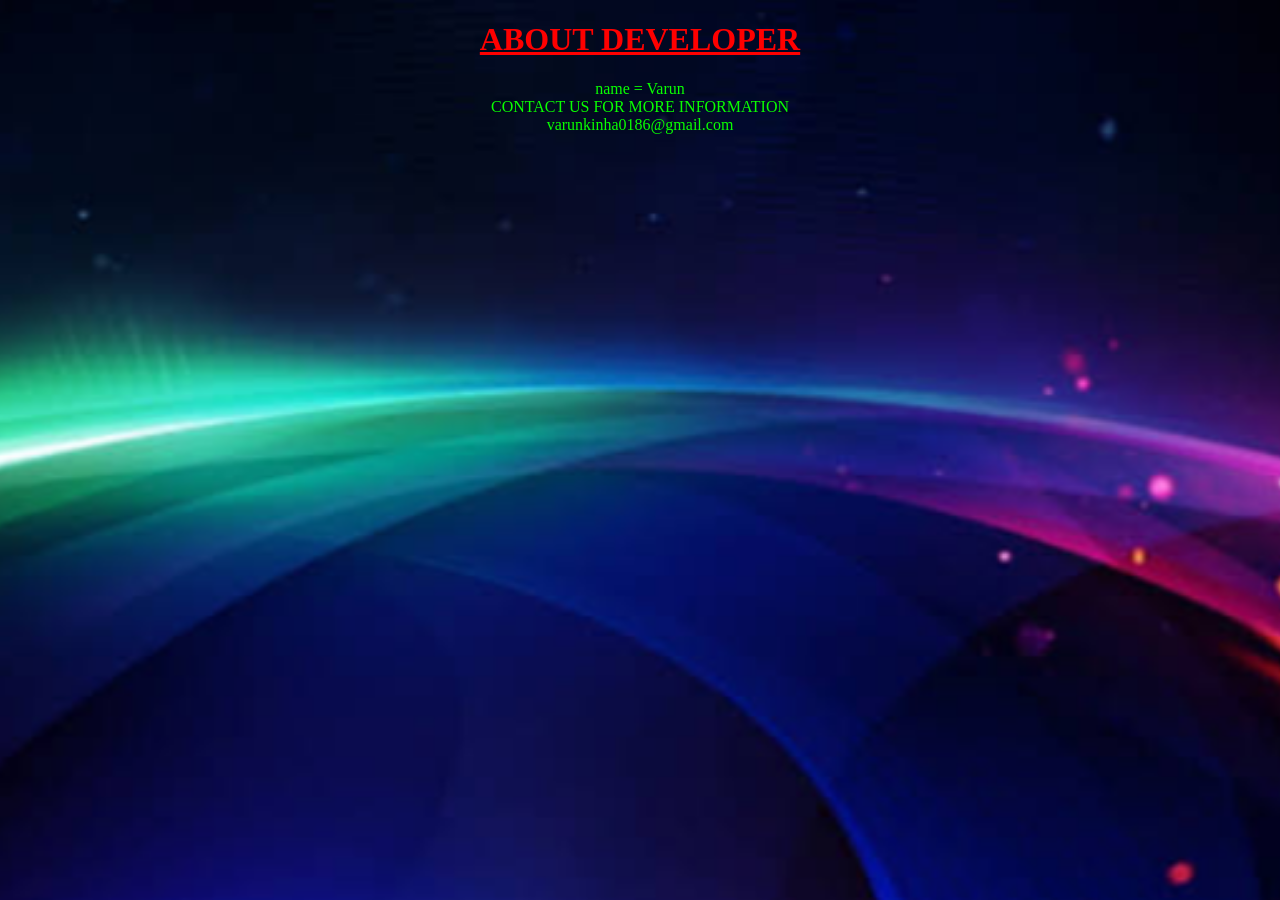
<file: tools run/about developer.html>
<!DOCTYPE html>
<html lang="en">
<head>
    <meta charset="UTF-8">
    <meta name="viewport" content="width=device-width, initial-scale=1.0">
    <title>about developer</title>
<style>
    body {
            background-image: url('bg for about.png'); 
            
            background-repeat: no-repeat; 
            
            background-size: cover; 
            
            background-position: center; 
            
            background-attachment: fixed; 
        }
</style>
    
</head>
<body style="color: rgb(9, 255, 0); text-align: center;">
    <u style="color:rgb(255, 0, 0)"><h1>ABOUT DEVELOPER</h1></u>

<h>name = Varun</h>
<br>
<H>CONTACT US FOR MORE INFORMATION</H>
<br>
<H>varunkinha0186@gmail.com</H>
    
</body>
</html>
</file>
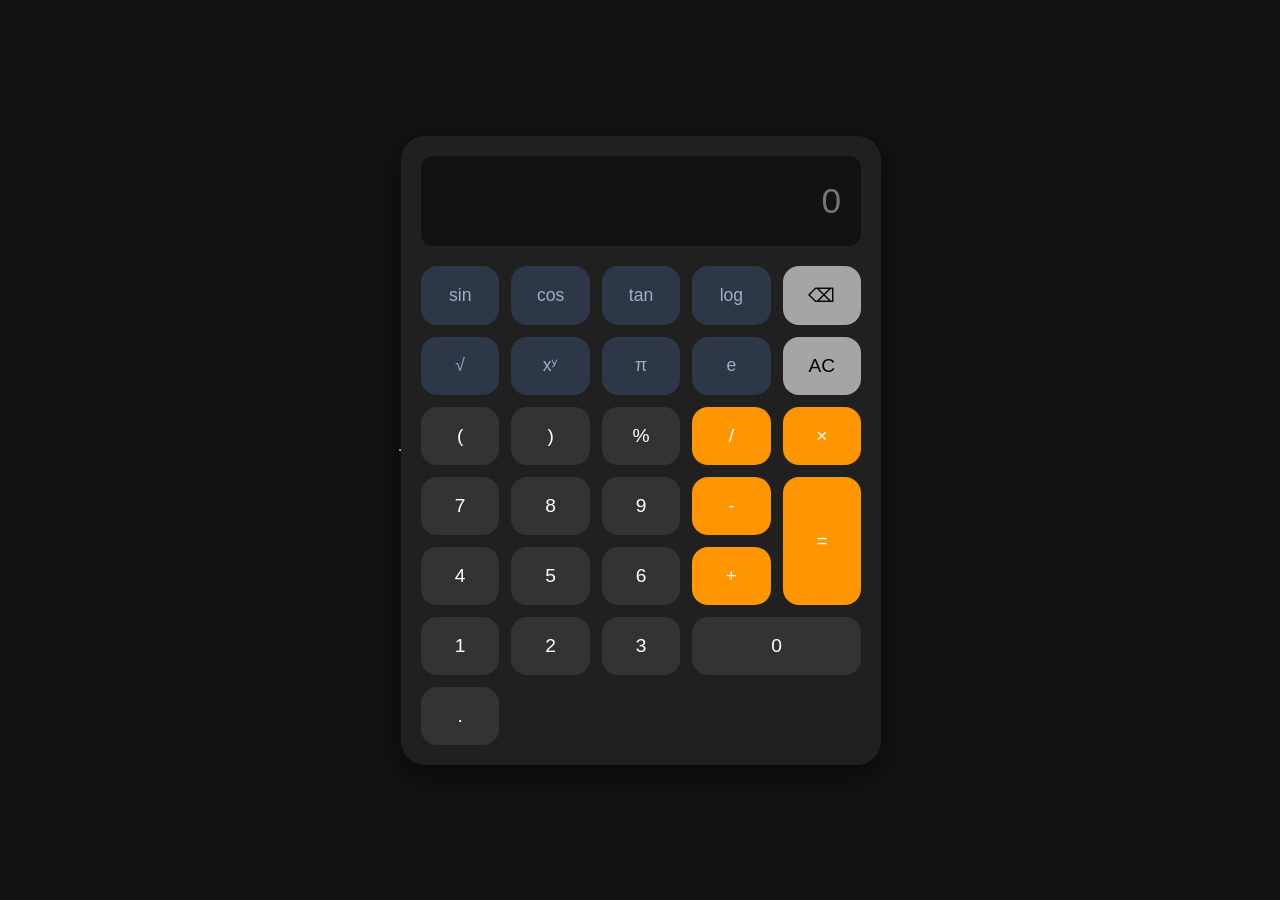
<file: tools run/calculator.html>
<!DOCTYPE html>
<html lang="en">
<head>
    <meta charset="UTF-8">
    <meta name="viewport" content="width=device-width, initial-scale=1.0">
    <title>Scientific Calculator</title>
    <style>
        * {
            box-sizing: border-box;
            margin: 0;
            padding: 0;
            font-family: 'Segoe UI', Tahoma, Geneva, Verdana, sans-serif;
        }
        body {
            display: flex;
            justify-content: center;
            align-items: center;
            min-height: 100vh;
            background-color: #121212;
            padding: 10px;
        }
        .calculator {
            width: 100%;
            max-width: 480px;
            background-color: #202020;
            border-radius: 24px;
            padding: 20px;
            box-shadow: 0px 10px 30px rgba(0,0,0,0.5);
        }
        #display {
            width: 100%;
            height: 90px;
            background-color: #121212;
            color: #ffffff;
            font-size: 2.2rem;
            text-align: right;
            border: none;
            border-radius: 12px;
            padding: 10px 20px;
            margin-bottom: 20px;
            outline: none;
        }
        .buttons {
            display: grid;
            grid-template-columns: repeat(5, 1fr);
            gap: 12px;
        }
        button {
            padding: 18px 5px;
            font-size: 1.2rem;
            border: none;
            border-radius: 16px;
            cursor: pointer;
            background-color: #333333;
            color: #ffffff;
            transition: background-color 0.15s;
            -webkit-tap-highlight-color: transparent;
        }
        button:active {
            background-color: #555555;
        }
        button.sci {
            background-color: #2d3748;
            color: #a0aec0;
            font-size: 1.1rem;
        }
        button.sci:active {
            background-color: #4a5568;
        }
        button.operator {
            background-color: #ff9500;
            color: #ffffff;
        }
        button.operator:active {
            background-color: #e08500;
        }
        button.clear {
            background-color: #a5a5a5;
            color: #000000;
        }
        button.clear:active {
            background-color: #8e8e8e;
        }
    </style>
</head>
<hr>
<body>
<div class="calculator">
    <input type="text" id="display" readonly placeholder="0">
    <div class="buttons">
        <!-- Row 1 -->
        <button class="sci" onclick="scientific('sin')">sin</button>
        <button class="sci" onclick="scientific('cos')">cos</button>
        <button class="sci" onclick="scientific('tan')">tan</button>
        <button class="sci" onclick="scientific('log')">log</button>
        <button class="clear" onclick="backspace()">⌫</button>

        <!-- Row 2 -->
        <button class="sci" onclick="scientific('sqrt')">√</button>
        <button class="sci" onclick="appendValue('**')">xʸ</button>
        <button class="sci" onclick="scientific('pi')">π</button>
        <button class="sci" onclick="scientific('e')">e</button>
        <button class="clear" onclick="clearDisplay()">AC</button>
        
        <!-- Row 3 -->
        <button onclick="appendValue('(')">(</button>
        <button onclick="appendValue(')')">)</button>
        <button onclick="appendValue('%')">%</button>
        <button class="operator" onclick="appendValue('/')">/</button>
        <button class="operator" onclick="appendValue('*')">×</button>
        
        <!-- Row 4 -->
        <button onclick="appendValue('7')">7</button>
        <button onclick="appendValue('8')">8</button>
        <button onclick="appendValue('9')">9</button>
        <button class="operator" onclick="appendValue('-')">-</button>
        <button class="operator" style="grid-row: span 2; height: 100%;" onclick="calculate()">=</button>
        
        <!-- Row 5 -->
        <button onclick="appendValue('4')">4</button>
        <button onclick="appendValue('5')">5</button>
        <button onclick="appendValue('6')">6</button>
        <button class="operator" onclick="appendValue('+')">+</button>
        
        <!-- Row 6 -->
        <button onclick="appendValue('1')">1</button>
        <button onclick="appendValue('2')">2</button>
        <button onclick="appendValue('3')">3</button>
        <button onclick="appendValue('0')" style="grid-column: span 2;">0</button>
        <button onclick="appendValue('.')">.</button>
    </div>
</div>

<script>
    const display = document.getElementById('display');

    function appendValue(val) {
        display.value += val;
    }

    function clearDisplay() {
        display.value = '';
    }

    function backspace() {
        display.value = display.value.slice(0, -1);
    }

    function scientific(type) {
        try {
            let currentVal = parseFloat(display.value) || 0;
            
            switch(type) {
                case 'sin':
                    display.value = Math.sin(currentVal * Math.PI / 180); // Degrees
                    break;
                case 'cos':
                    display.value = Math.cos(currentVal * Math.PI / 180); // Degrees
                    break;
                case 'tan':
                    display.value = Math.tan(currentVal * Math.PI / 180); // Degrees
                    break;
                case 'log':
                    display.value = Math.log10(currentVal);
                    break;
                case 'sqrt':
                    display.value = Math.sqrt(currentVal);
                    break;
                case 'pi':
                    display.value += Math.PI;
                    break;
                case 'e':
                    display.value += Math.E;
                    break;
            }
        } catch (error) {
            display.value = 'Error';
        }
    }

    function calculate() {
        try {
            // Evaluates mathematical expression strings directly
            let result = eval(display.value);
            // Limit floating point decimals to prevent long overflow numbers
            display.value = Number(result.toFixed(8)).toString();
        } catch (error) {
            display.value = 'Error';
        }
    }
</script>

</body>
</html>
</file>
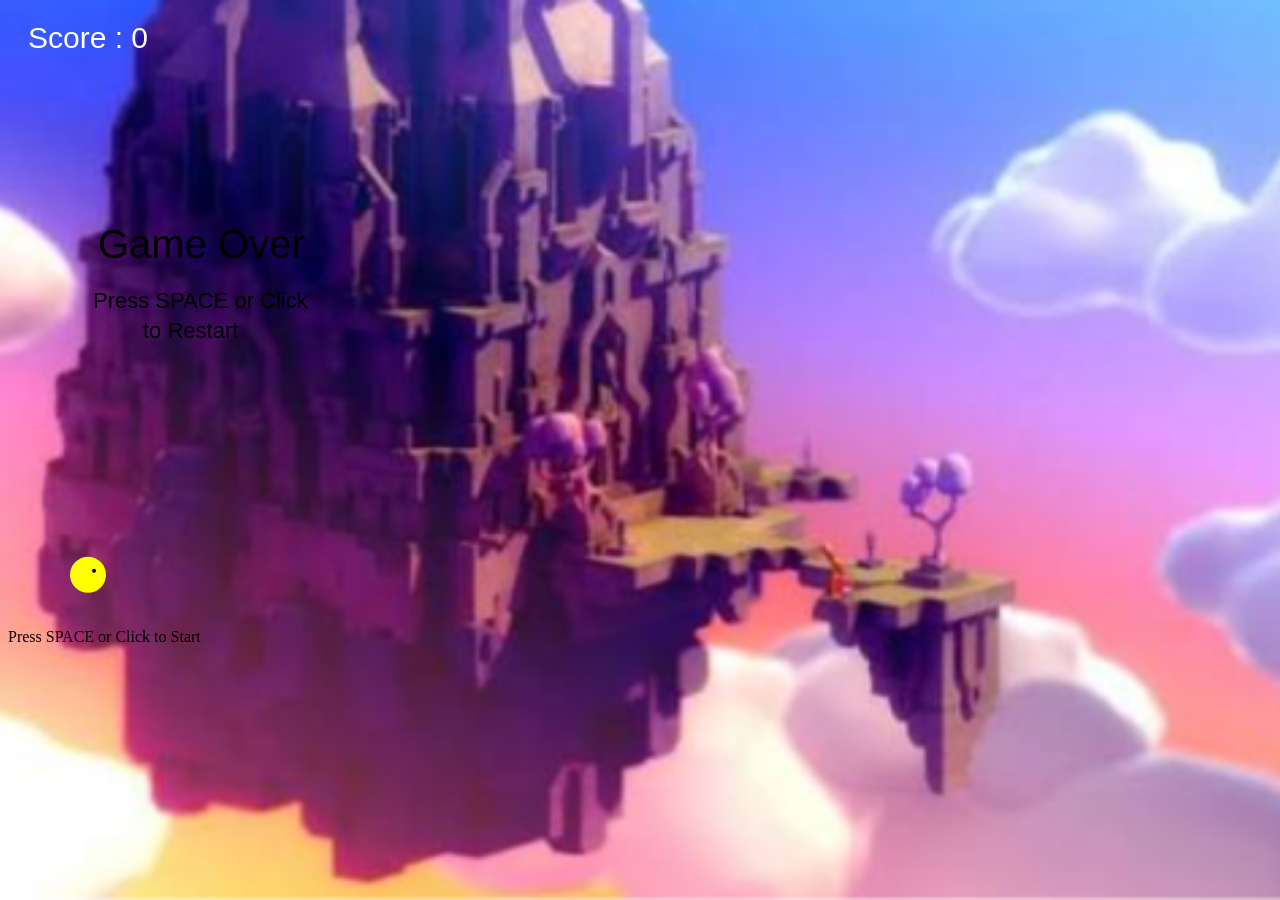
<file: tools run/games.html>
<!DOCTYPE html>
<html lang="en">
<head>
    <meta charset="UTF-8">
    <meta name="viewport" content="width=device-width, initial-scale=1.0">
    <title>ist game</title>
    <style>
body {
            background-image: url('background.png'); 
            
            background-repeat: no-repeat; 
            
            background-size: cover; 
            
            background-position: center; 
            
            background-attachment: fixed; 
        }
    </style>
<canvas id="game"></canvas>
</head>
<body>
<div id="start">

<p>Press SPACE or Click to Start</p>
</div>

<script src="script.js"></script>

</body>
</html>
</file>
